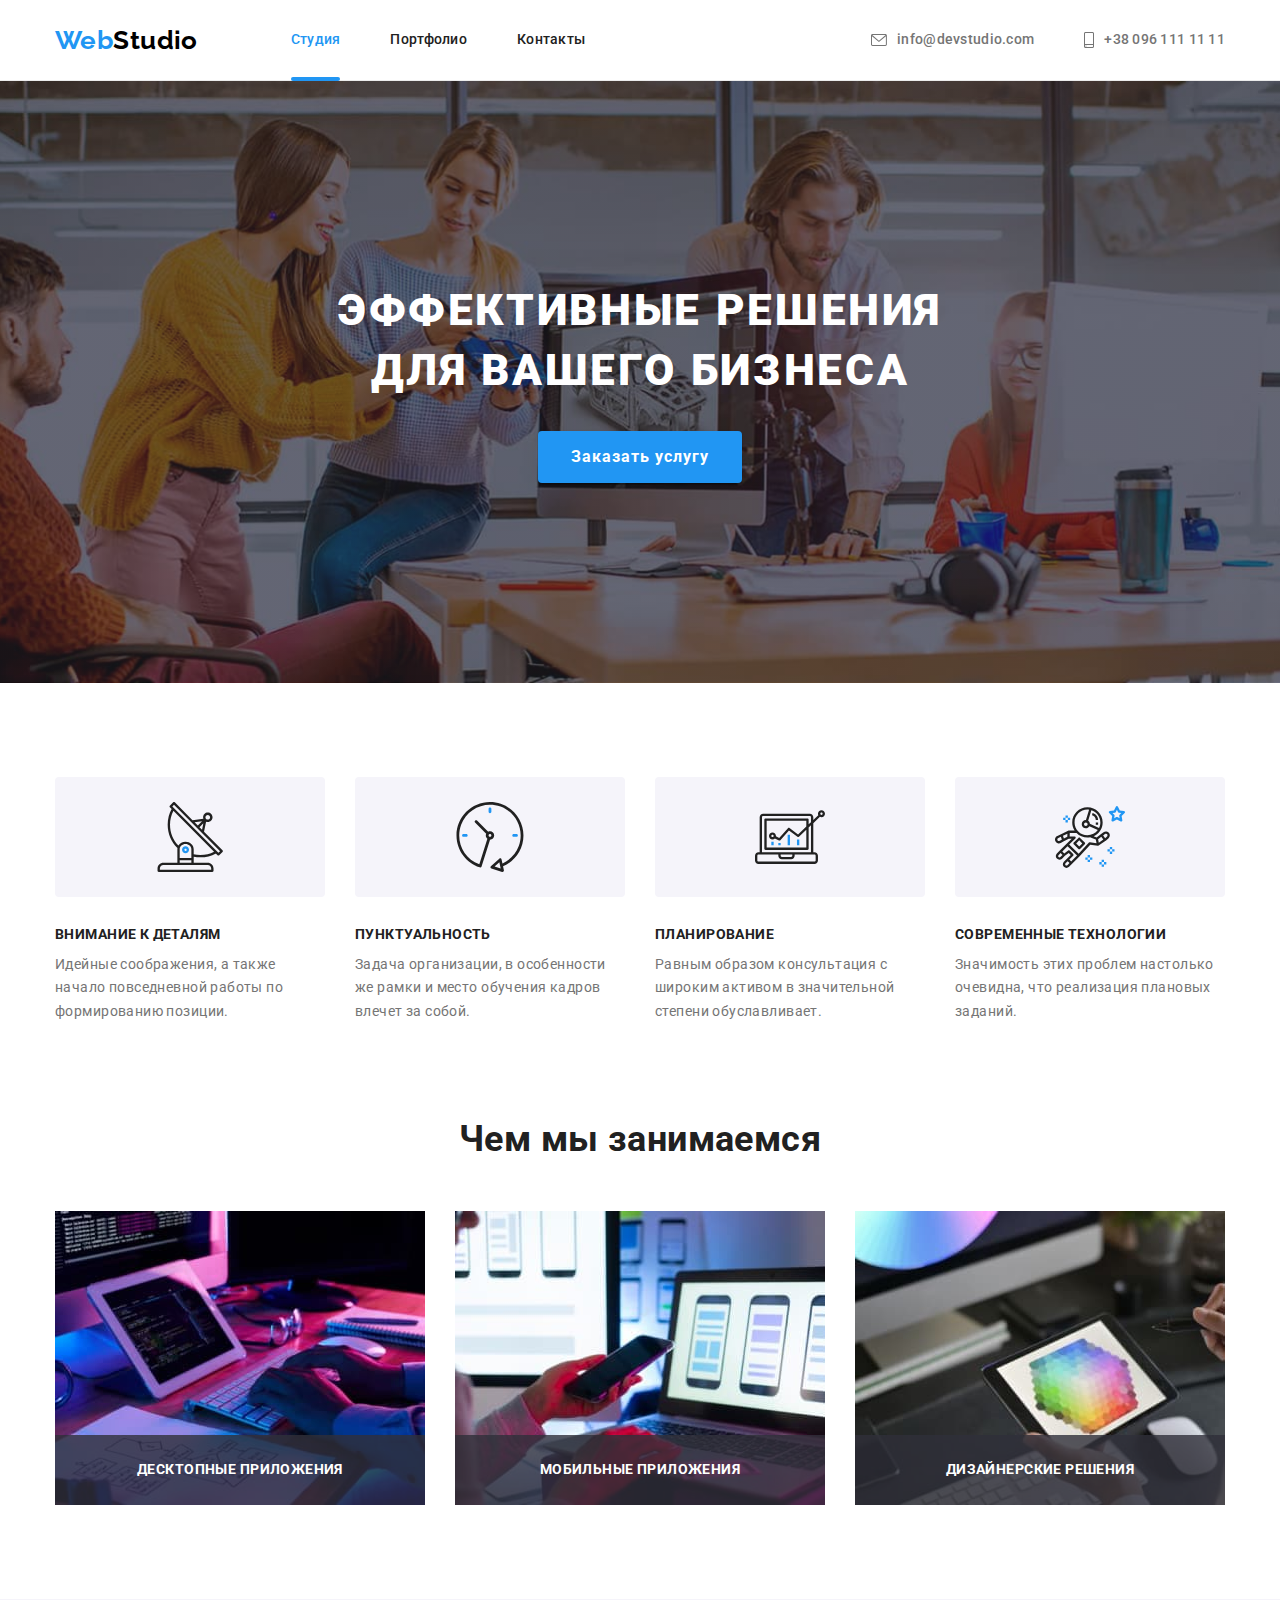
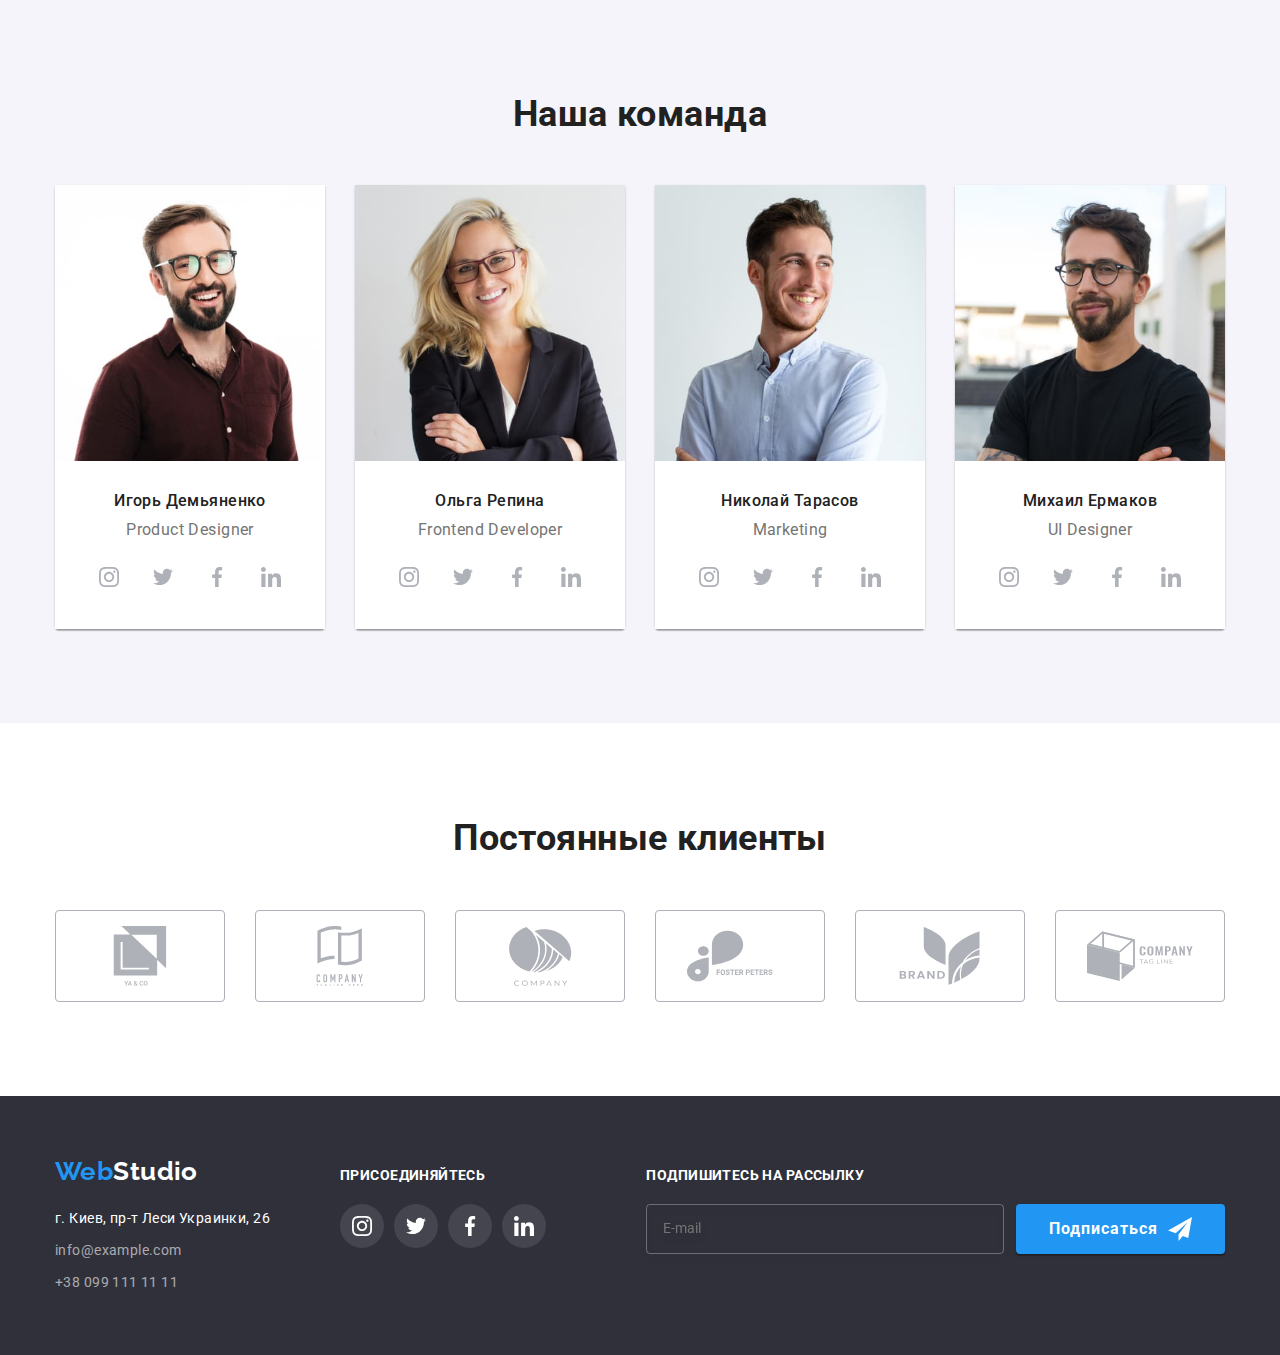
<file: index.html>
<!DOCTYPE html>
<html lang="ru">
  <head>
    <meta charset="UTF-8" />
    <meta http-equiv="X-UA-Compatible" content="IE=edge" />
    <meta name="viewport" content="width=device-width, initial-scale=1.0" />
    <title>WebStudio</title>
    <link
      href="https://fonts.googleapis.com/css2?family=Raleway:wght@700&family=Roboto:wght@400;500;700;900&display=swap"
      rel="stylesheet"
    />
    <link
      rel="stylesheet"
      href="https://cdnjs.cloudflare.com/ajax/libs/modern-normalize/1.1.0/modern-normalize.min.css"
    />
    <link rel="stylesheet" href="./css/main.min.css" />
  </head>
  <body>
    <!--Шапка сайта-->
    <header class="header">
      <div class="container header__container">
        <nav class="nav">
          <a href="./index.html" class="link logo nav__logo"
            >Web<span class="logo--black">Studio</span></a
          >
          <ul class="nav__list list">
            <li class="nav__item">
              <a href="./index.html" class="link nav__link current">Студия</a>
            </li>
            <li class="nav__item">
              <a href="./portfolio.html" class="link nav__link">Портфолио</a>
            </li>
            <li class="nav__item">
              <a href="" class="link nav__link">Контакты</a>
            </li>
          </ul>
        </nav>
        <ul class="contact list">
          <li class="contact__item item">
            <a
              href="mailto:info@devstudio.com"
              class="link contact__link contact__link--mail"
              ><svg class="contact__icon" width="16" height="12">
                <use href="./imeges/icons.svg#icon-envelope"></use></svg
              >info@devstudio.com</a
            >
          </li>
          <li class="contact__item item">
            <a
              href="tel:+380961111111"
              class="link contact__link contact__link--tel"
              ><svg class="contact__icon" width="10" height="16">
                <use href="./imeges/icons.svg#icon-smartphone"></use></svg
              >+38 096 111 11 11</a
            >
          </li>
        </ul>
        <button type="button" class="menu-open-btn" data-menu-open>
          <svg class="menu__icon" width="40" height="40">
            <use href="./imeges/icons.svg#icon-menu"></use>
          </svg>
        </button>
      </div>
      <div class="mob-menu is-hidden" data-menu>
        <button type="button" class="menu-close-btn" data-menu-close>
          <svg width="40" height="40" class="close">
            <use href="./imeges/icons.svg#icon-close_menu"></use>
          </svg>
        </button>
        <ul class="mob-menu__list list">
          <li class="mob-menu__item">
            <a href="./index.html" class="link mob-menu__link">Студия</a>
          </li>
          <li class="mob-menu__item">
            <a href="./portfolio.html" class="link mob-menu__link">Портфолио</a>
          </li>
          <li class="mob-menu__item">
            <a href="" class="link mob-menu__link">Контакты</a>
          </li>
        </ul>
        <div>
          <ul class="mob-contact list">
            <li class="mob-contact__tel item">
              <a
                href="tel:+380961111111"
                class="link mob-contact__link contact__link--tel"
                >+38 096 111 11 11</a
              >
            </li>
            <li class="mob-contact__mail item">
              <a
                href="mailto:info@devstudio.com"
                class="link mob-contact__link contact__link--mail"
                >info@devstudio.com</a
              >
            </li>
          </ul>
          <ul class="mob-soc list">
            <li class="mob-soc__item">
              <a
                class="mob-soc__link link"
                href="https://www.instagram.com"
                target="_blank"
                rel="noopener noreferrer"
                >Instagram
              </a>
            </li>
            <li class="mob-soc__item">
              <a
                class="mob-soc__link link"
                href="https://twitter.com"
                target="_blank"
                rel="noopener noreferrer"
                >Twitter</a
              >
            </li>
            <li class="mob-soc__item">
              <a
                class="mob-soc__link link"
                href="https://www.facebook.com"
                target="_blank"
                rel="noopener noreferrer"
                >Facebook</a
              >
            </li>
            <li class="mob-soc__item">
              <a
                class="mob-soc__link link"
                href="https://linkedin.com"
                target="_blank"
                rel="noopener noreferrer"
                >LinkedIn</a
              >
            </li>
          </ul>
        </div>
      </div>
    </header>
    <!--Главный контент-->
    <main>
      <section class="hero">
        <div class="container">
          <h1 class="hero__title">Эффективные решения для вашего бизнеса</h1>
          <button type="button" class="button" data-modal-open>
            Заказать услугу
          </button>
        </div>
      </section>
      <!--Преимущество-->
      <section class="section">
        <div class="container feature">
          <h2 class="visually__hidden">Преимущество</h2>
          <ul class="list feature__list card-set">
            <li class="featur__item card-item">
              <div class="feature__icon">
                <svg class="customers-icon" width="70" height="70">
                  <use href="./imeges/icons.svg#icon-antenna"></use>
                </svg>
              </div>
              <h3 class="feature__title">Внимание к деталям</h3>
              <p class="feature__ text">
                Идейные соображения, а также начало повседневной работы по
                формированию позиции.
              </p>
            </li>
            <li class="featur__item card-item">
              <div class="feature__icon">
                <svg class="customers-icon" width="70" height="70">
                  <use href="./imeges/icons.svg#icon-clock"></use>
                </svg>
              </div>
              <h3 class="feature__title">Пунктуальность</h3>
              <p class="feature__text">
                Задача организации, в особенности же рамки и место обучения
                кадров влечет за собой.
              </p>
            </li>
            <li class="featur__item card-item">
              <div class="feature__icon">
                <svg class="customers-icon" width="70" height="70">
                  <use href="./imeges/icons.svg#icon-diagram"></use>
                </svg>
              </div>
              <h3 class="feature__title">Планирование</h3>
              <p class="feature__text">
                Равным образом консультация с широким активом в значительной
                степени обуславливает.
              </p>
            </li>
            <li class="featur__item card-item">
              <div class="feature__icon">
                <svg class="customers-icon" width="70" height="70">
                  <use href="./imeges/icons.svg#icon-astronaut"></use>
                </svg>
              </div>
              <h3 class="feature__title">Современные технологии</h3>
              <p class="feature__text">
                Значимость этих проблем настолько очевидна, что реализация
                плановых заданий.
              </p>
            </li>
          </ul>
        </div>
      </section>
      <!--Чем мы занимаемя-->
      <section class="section section-work">
        <div class="container work">
          <h2 class="section-title">Чем мы занимаемся</h2>
          <ul class="list work__list card-set">
            <li class="item work__item card-item">
              <picture>
                <source
                  srcset="./imeges/box1.webp 1x, ./imeges/box1-2x.webp 2x"
                  media="(min-width: 1200px)"
                  type="imege/webp"
                />
                <source
                  srcset="./imeges/box1.jpg 1x, ./imeges/box1-2x.jpg 2x"
                  media="(min-width: 1200px)"
                  type="imege/jpeg"
                />
                <img
                  class="img"
                  src="./imeges/box1.jpg"
                  alt="Сотрудник верстает код"
                  width="370"
                  height="295"
                />
              </picture>
              <div class="work__box">
                <p class="work__tex">Десктопные приложения</p>
              </div>
            </li>
            <li class="item work__item card-item">
              <picture>
                <source
                  srcset="./imeges/box2.webp 1x, ./imeges/box2-2x.webp 2x"
                  media="(min-width: 1200px)"
                  type="imege/webp"
                />
                <source
                  srcset="./imeges/box2.jpg 1x, ./imeges/box2-2x.jpg 2x"
                  media="(min-width: 1200px)"
                  type="imege/jpeg"
                />
                <img
                  class="img"
                  src="./imeges/box2.jpg"
                  alt="Работа над дизайном мобильного интерфейса  код"
                  width="370"
                  height="295"
                />
              </picture>
              <div class="work__box">
                <p class="work__tex">Мобильные приложения</p>
              </div>
            </li>
            <li class="item work__item card-item">
              <picture>
                <source
                  srcset="./imeges/box3.webp 1x, ./imeges/box3-2x.webp 2x"
                  media="(min-width: 1200px)"
                  type="imege/webp"
                />
                <source
                  srcset="./imeges/box3.jpg 1x, ./imeges/box3-2x.jpg 2x"
                  media="(min-width: 1200px)"
                  type="imege/jpeg"
                />
                <img
                  class="img"
                  src="./imeges/box3.jpg"
                  alt="Работа над веб дизайном"
                  width="370"
                  height="295"
                />
              </picture>
              <div class="work__box">
                <p class="work__tex">Дизайнерские решения</p>
              </div>
            </li>
          </ul>
        </div>
      </section>
      <!--Наша команда-->
      <section class="section team">
        <div class="container">
          <h2 class="section-title">Наша команда</h2>
          <ul class="list team__list card-set">
            <li class="team__item card-item">
              <picture>
                <source
                  srcset="
                    ./imeges/demianenko.webp    1x,
                    ./imeges/demianenko-2x.webp 2x
                  "
                  media="(min-width: 1200px)"
                  type="imege/webp"
                />
                <source
                  srcset="
                    ./imeges/demianenko.jpg    1x,
                    ./imeges/demianenko-2x.jpg 2x
                  "
                  media="(min-width: 1200px)"
                  type="imege/jpeg"
                />
                <source
                  srcset="
                    ./imeges/demianenko-tab.webp    1x,
                    ./imeges/demianenko-tab-2x.webp 2x
                  "
                  media="(min-width: 768px)"
                  type="imege/webp"
                />
                <source
                  srcset="
                    ./imeges/demianenko-tab.jpg    1x,
                    ./imeges/demianenko-tab-2x.jpg 2x
                  "
                  media="(min-width: 768px)"
                  type="imege/jpeg"
                />
                <source
                  srcset="
                    ./imeges/demianenko-phon.webp    1x,
                    ./imeges/demianenko-phon-2x.webp 2x
                  "
                  media="(max-width: 767px)"
                  type="imege/webp"
                />
                <source
                  srcset="
                    ./imeges/demianenko-phon.jpg    1x,
                    ./imeges/demianenko-phon-2x.jpg 2x
                  "
                  media="(max-width: 767px)"
                  type="imege/jpeg"
                />
                <img
                  class="img"
                  src="./imeges/demianenko-phon.jpg"
                  alt="Фото сотрудника Игоря Демьяненко"
                  width="450"
                  height="460"
                />
              </picture>
              <div class="team__bloc">
                <h3 class="team__title">Игорь Демьяненко</h3>
                <p lang="en" class="team__text">Product Designer</p>
                <ul class="soc list">
                  <li class="soc__item">
                    <a
                      class="soc__link link"
                      href="https://www.instagram.com"
                      target="_blank"
                      rel="noopener noreferrer"
                      ><svg class="soc__icon" width="20" height="20">
                        <use href="./imeges/icons.svg#icon-instagram"></use>
                      </svg>
                    </a>
                  </li>
                  <li class="soc__item">
                    <a
                      class="soc__link link"
                      href="https://twitter.com"
                      target="_blank"
                      rel="noopener noreferrer"
                      ><svg class="soc__icon" width="20" height="20">
                        <use href="./imeges/icons.svg#icon-twitter"></use></svg
                    ></a>
                  </li>
                  <li class="soc__item">
                    <a
                      class="soc__link link"
                      href="https://www.facebook.com"
                      target="_blank"
                      rel="noopener noreferrer"
                      ><svg class="soc__icon" width="20" height="20">
                        <use href="./imeges/icons.svg#icon-facebook"></use></svg
                    ></a>
                  </li>
                  <li class="soc__item">
                    <a
                      class="soc__link link"
                      href="https://linkedin.com"
                      target="_blank"
                      rel="noopener noreferrer"
                      ><svg class="soc__icon" width="20" height="20">
                        <use href="./imeges/icons.svg#icon-linkedin"></use></svg
                    ></a>
                  </li>
                </ul>
              </div>
            </li>
            <li class="team__item card-item">
              <picture>
                <source
                  srcset="./imeges/repina.webp 1x, ./imeges/repina-2x.webp 2x"
                  media="(min-width: 1200px)"
                  type="imege/webp"
                />
                <source
                  srcset="./imeges/repina.jpg 1x, ./imeges/repina-2x.jpg 2x"
                  media="(min-width: 1200px)"
                  type="imege/jpeg"
                />
                <source
                  srcset="
                    ./imeges/repina-tab.webp    1x,
                    ./imeges/repina-tab-2x.webp 2x
                  "
                  media="(min-width: 768px)"
                  type="imege/webp"
                />
                <source
                  srcset="
                    ./imeges/repina-tab.jpg    1x,
                    ./imeges/repina-tab-2x.jpg 2x
                  "
                  media="(min-width: 768px)"
                  type="imege/jpeg"
                />
                <source
                  srcset="
                    ./imeges/repina-phon.webp    1x,
                    ./imeges/repina-phon-2x.webp 2x
                  "
                  media="(max-width: 767px)"
                  type="imege/webp"
                />
                <source
                  srcset="
                    ./imeges/repina-phon.jpg    1x,
                    ./imeges/repina-phon-2x.jpg 2x
                  "
                  media="(max-width: 767px)"
                  type="imege/jpeg"
                />
                <img
                  class="img"
                  src="./imeges/repina-phon.jpg"
                  alt="Фото сотрудника Ольги Репиной"
                  width="450"
                  height="460"
                />
              </picture>
              <div class="team__bloc">
                <h3 class="team__title">Ольга Репина</h3>
                <p lang="en" class="team__text">Frontend Developer</p>
                <ul class="soc list">
                  <li class="soc__item">
                    <a
                      class="soc__link link"
                      href="https://www.instagram.com"
                      target="_blank"
                      rel="noopener noreferrer"
                      ><svg class="soc__icon" width="20" height="20">
                        <use href="./imeges/icons.svg#icon-instagram"></use>
                      </svg>
                    </a>
                  </li>
                  <li class="soc__item">
                    <a
                      class="soc__link link"
                      href="https://twitter.com"
                      target="_blank"
                      rel="noopener noreferrer"
                      ><svg class="soc__icon" width="20" height="20">
                        <use href="./imeges/icons.svg#icon-twitter"></use></svg
                    ></a>
                  </li>
                  <li class="soc__item">
                    <a
                      class="soc__link link"
                      href="https://www.facebook.com"
                      target="_blank"
                      rel="noopener noreferrer"
                      ><svg class="soc__icon" width="20" height="20">
                        <use href="./imeges/icons.svg#icon-facebook"></use></svg
                    ></a>
                  </li>
                  <li class="soc__item">
                    <a
                      class="soc__link link"
                      href="https://linkedin.com"
                      target="_blank"
                      rel="noopener noreferrer"
                      ><svg class="soc__icon" width="20" height="20">
                        <use href="./imeges/icons.svg#icon-linkedin"></use></svg
                    ></a>
                  </li>
                </ul>
              </div>
            </li>
            <li class="team__item card-item">
              <picture>
                <source
                  srcset="./imeges/tarasov.webp 1x, ./imeges/tarasov-2x.webp 2x"
                  media="(min-width: 1200px)"
                  type="imege/webp"
                />
                <source
                  srcset="./imeges/tarasov.jpg 1x, ./imeges/tarasov-2x.jpg 2x"
                  media="(min-width: 1200px)"
                  type="imege/jpeg"
                />
                <source
                  srcset="
                    ./imeges/tarasov-tab.webp    1x,
                    ./imeges/tarasov-tab-2x.webp 2x
                  "
                  media="(min-width: 768px)"
                  type="imege/webp"
                />
                <source
                  srcset="
                    ./imeges/tarasov-tab.jpg    1x,
                    ./imeges/tarasov-tab-2x.jpg 2x
                  "
                  media="(min-width: 768px)"
                  type="imege/jpeg"
                />
                <source
                  srcset="
                    ./imeges/tarasov-phon.webp    1x,
                    ./imeges/tarasov-phon-2x.webp 2x
                  "
                  media="(max-width: 767px)"
                  type="imege/webp"
                />
                <source
                  srcset="
                    ./imeges/tarasov-phon.jpg    1x,
                    ./imeges/tarasov-phon-2x.jpg 2x
                  "
                  media="(max-width: 767px)"
                  type="imege/jpeg"
                />
                <img
                  class="img"
                  src="./imeges/tarasov-phon.jpg"
                  alt="Фото сотрудника Николая Тарасова"
                  width="450"
                  height="460"
                />
              </picture>
              <div class="team__bloc">
                <h3 class="team__title">Николай Тарасов</h3>
                <p lang="en" class="team__text">Marketing</p>
                <ul class="soc list">
                  <li class="soc__item">
                    <a
                      class="soc__link link"
                      href="https://www.instagram.com"
                      target="_blank"
                      rel="noopener noreferrer"
                      ><svg class="soc__icon" width="20" height="20">
                        <use href="./imeges/icons.svg#icon-instagram"></use>
                      </svg>
                    </a>
                  </li>
                  <li class="soc__item">
                    <a
                      class="soc__link link"
                      href="https://twitter.com"
                      target="_blank"
                      rel="noopener noreferrer"
                      ><svg class="soc__icon" width="20" height="20">
                        <use href="./imeges/icons.svg#icon-twitter"></use></svg
                    ></a>
                  </li>
                  <li class="soc__item">
                    <a
                      class="soc__link link"
                      href="https://www.facebook.com"
                      target="_blank"
                      rel="noopener noreferrer"
                      ><svg class="soc__icon" width="20" height="20">
                        <use href="./imeges/icons.svg#icon-facebook"></use></svg
                    ></a>
                  </li>
                  <li class="soc__item">
                    <a
                      class="soc__link link"
                      href="https://linkedin.com"
                      target="_blank"
                      rel="noopener noreferrer"
                      ><svg class="soc__icon" width="20" height="20">
                        <use href="./imeges/icons.svg#icon-linkedin"></use></svg
                    ></a>
                  </li>
                </ul>
              </div>
            </li>
            <li class="team__item card-item">
              <picture>
                <source
                  srcset="./imeges/ermakov.webp 1x, ./imeges/ermakov-2x.webp 2x"
                  media="(min-width: 1200px)"
                  type="imege/webp"
                />
                <source
                  srcset="./imeges/ermakov.jpg 1x, ./imeges/ermakov-2x.jpg 2x"
                  media="(min-width: 1200px)"
                  type="imege/jpeg"
                />
                <source
                  srcset="
                    ./imeges/ermakov-tab.webp    1x,
                    ./imeges/ermakov-tab-2x.webp 2x
                  "
                  media="(min-width: 768px)"
                  type="imege/webp"
                />
                <source
                  srcset="
                    ./imeges/ermakov-tab.jpg    1x,
                    ./imeges/ermakov-tab-2x.jpg 2x
                  "
                  media="(min-width: 768px)"
                  type="imege/jpeg"
                />
                <source
                  srcset="
                    ./imeges/ermakov-phon.webp    1x,
                    ./imeges/ermakov-phon-2x.webp 2x
                  "
                  media="(max-width: 767px)"
                  type="imege/webp"
                />
                <source
                  srcset="
                    ./imeges/ermakov-phon.jpg    1x,
                    ./imeges/ermakov-phon-2x.jpg 2x
                  "
                  media="(max-width: 767px)"
                  type="imege/jpeg"
                />
                <img
                  class="img"
                  src="./imeges/ermakov-phon.jpg"
                  alt="Фото сотрудника Михаила Ермакова"
                  width="450"
                  height="460"
                />
              </picture>
              <div class="team__bloc">
                <h3 class="team__title">Михаил Ермаков</h3>
                <p lang="en" class="team__text">UI Designer</p>
                <ul class="soc list">
                  <li class="soc__item">
                    <a
                      class="soc__link link"
                      href="https://www.instagram.com"
                      target="_blank"
                      rel="noopener noreferrer"
                      ><svg class="soc__icon" width="20" height="20">
                        <use href="./imeges/icons.svg#icon-instagram"></use>
                      </svg>
                    </a>
                  </li>
                  <li class="soc__item">
                    <a
                      class="soc__link link"
                      href="https://twitter.com"
                      target="_blank"
                      rel="noopener noreferrer"
                      ><svg class="soc__icon" width="20" height="20">
                        <use href="./imeges/icons.svg#icon-twitter"></use></svg
                    ></a>
                  </li>
                  <li class="soc__item">
                    <a
                      class="soc__link link"
                      href="https://www.facebook.com"
                      target="_blank"
                      rel="noopener noreferrer"
                      ><svg class="soc__icon" width="20" height="20">
                        <use href="./imeges/icons.svg#icon-facebook"></use></svg
                    ></a>
                  </li>
                  <li class="soc__item">
                    <a
                      class="soc__link link"
                      href="https://linkedin.com"
                      target="_blank"
                      rel="noopener noreferrer"
                      ><svg class="soc__icon" width="20" height="20">
                        <use href="./imeges/icons.svg#icon-linkedin"></use></svg
                    ></a>
                  </li>
                </ul>
              </div>
            </li>
          </ul>
        </div>
      </section>
    </main>
    <!--Постоянные клиенты-->
    <section class="section customers">
      <div class="container">
        <h2 class="section-title">Постоянные клиенты</h2>
        <ul class="list customers__list card-set">
          <li class="card-item customers__item">
            <a
              href=""
              target="blank"
              rel="noopener noreferrer nofollow"
              class="customers__link link"
              ><svg class="customers__icon" width="106" height="60">
                <use href="./imeges/icons.svg#icon-group6"></use></svg
            ></a>
          </li>
          <li class="card-item customers__item">
            <a
              href=""
              target="blank"
              rel="noopener noreferrer nofollow"
              class="customers__link link"
              ><svg class="customers__icon" width="106" height="60">
                <use href="./imeges/icons.svg#icon-group1"></use></svg
            ></a>
          </li>
          <li class="card-item customers__item">
            <a
              href=""
              target="blank"
              rel="noopener noreferrer nofollow"
              class="customers__link link"
              ><svg class="customers__icon" width="106" height="60">
                <use href="./imeges/icons.svg#icon-group2"></use></svg
            ></a>
          </li>
          <li class="card-item customers__item">
            <a
              href=""
              target="blank"
              rel="noopener noreferrer nofollow"
              class="customers__link link"
              ><svg class="customers__icon" width="106" height="60">
                <use href="./imeges/icons.svg#icon-group3"></use></svg
            ></a>
          </li>
          <li class="card-item customers__item">
            <a
              href=""
              target="blank"
              rel="noopener noreferrer nofollow"
              class="customers__link link"
              ><svg class="customers__icon" width="106" height="60">
                <use href="./imeges/icons.svg#icon-group4"></use></svg
            ></a>
          </li>
          <li class="card-item customers__item">
            <a
              href=""
              target="blank"
              rel="noopener noreferrer nofollow"
              class="customers__link link"
              ><svg class="customers__icon" width="106" height="60">
                <use href="./imeges/icons.svg#icon-group5"></use></svg
            ></a>
          </li>
        </ul>
      </div>
    </section>
    <!--Футер-->
    <footer class="footer">
      <div class="container footer__container">
        <div class="footer__blok">
          <div class="footer__contact">
            <a href="./index.html" class="link logo footer__logo"
              >Web<span class="logo--white">Studio</span></a
            >
            <address class="address">
              <ul class="list address__list">
                <li class="address__item">
                  <a
                    href="https://goo.gl/maps/rPB3Sk6izmeYMUhF6"
                    target="blank"
                    rel="noopener noreferrer nofollow"
                    class="link address__link"
                    >г. Киев, пр-т Леси Украинки, 26</a
                  >
                </li>
                <li class="address__item">
                  <a
                    href="mailto:info@example.com"
                    class="link address__link contact__link--grey"
                    >info@example.com</a
                  >
                </li>
                <li class="address__item">
                  <a
                    href="tel:+380991111111"
                    class="link address__link contact__link--grey"
                    >+38 099 111 11 11</a
                  >
                </li>
              </ul>
            </address>
          </div>
          <div class="footer-soc">
            <h3 class="footer__title">Присоединяйтесь</h3>
            <ul class="soc list">
              <li class="soc__item">
                <a
                  class="soc__link link"
                  href="https://www.instagram.com"
                  target="_blank"
                  rel="noopener noreferrer"
                  ><svg class="soc__icon" width="20" height="20">
                    <use href="./imeges/icons.svg#icon-instagram"></use>
                  </svg>
                </a>
              </li>
              <li class="soc__item">
                <a
                  class="soc__link link"
                  href="https://twitter.com"
                  target="_blank"
                  rel="noopener noreferrer"
                  ><svg class="soc__icon" width="20" height="20">
                    <use href="./imeges/icons.svg#icon-twitter"></use></svg
                ></a>
              </li>
              <li class="soc__item">
                <a
                  class="soc__link link"
                  href="https://www.facebook.com"
                  target="_blank"
                  rel="noopener noreferrer"
                  ><svg class="soc__icon" width="20" height="20">
                    <use href="./imeges/icons.svg#icon-facebook"></use></svg
                ></a>
              </li>
              <li class="soc__item">
                <a
                  class="soc__link link"
                  href="https://linkedin.com"
                  target="_blank"
                  rel="noopener noreferrer"
                  ><svg class="soc__icon" width="20" height="20">
                    <use href="./imeges/icons.svg#icon-linkedin"></use></svg
                ></a>
              </li>
            </ul>
          </div>
        </div>
        <form class="footer__form">
          <label class="footer__title footer-lable"
            >Подпишитесь на рассылку</label
          >
          <div class="footer__email">
            <input
              type="email"
              class="footer__input"
              name="user-email"
              placeholder="E-mail"
              maxlength="25"
            />
            <button type="submit" class="button button__icon">
              Подписаться
              <svg width="24" height="24" class="icon-submit">
                <use href="./imeges/icons.svg#icon-icon-send"></use>
              </svg>
            </button>
          </div>
        </form>
      </div>
    </footer>
    <div class="backdrop is-hidden" data-modal>
      <div class="modal">
        <button type="button" class="button-modal" data-modal-close>
          <svg width="18" height="18" class="close">
            <use href="./imeges/icons.svg#icon-close-black"></use>
          </svg>
        </button>
        <p class="modal__title">Оставьте свои данные, мы вам перезвоним</p>
        <form>
          <label class="madal__label"
            >Имя
            <span class="input-wrap">
              <input
                type="text"
                class="modal__input"
                name="user-name"
                required
                minlength="2"
              />
              <svg class="modal__icon" width="18" height="18">
                <use href="./imeges/icons.svg#icon-person-black"></use>
              </svg>
            </span>
          </label>
          <label class="madal__label"
            >Телефон
            <span class="input-wrap">
              <input
                type="tel"
                class="modal__input"
                name="user-tel"
                required
                minlength="3"
              />
              <svg class="modal__icon" width="18" height="18">
                <use href="./imeges/icons.svg#icon-phone-black"></use>
              </svg>
            </span>
          </label>
          <label class="madal__label"
            >Почта
            <span class="input-wrap">
              <input
                type="email"
                class="modal__input"
                name="user-email"
                required
                maxlength="25"
              />
              <svg class="modal__icon" width="18" height="18">
                <use href="./imeges/icons.svg#icon-email-black"></use>
              </svg>
            </span>
          </label>
          <label class="madal__label"
            >Комментарий
            <textarea
              name="user-text"
              placeholder="Введите текст"
              class="modal__text"
            ></textarea>
          </label>
          <div class="modal__field">
            <input
              type="checkbox"
              name="privacy"
              value="true"
              class="modal__check is-hidden"
              id="privacy"
            />
            <label for="privacy" class="check-text">
              <svg class="icon-check" width="14" height="12">
                <use href="./imeges/icons.svg#icon-Vector-1"></use>
              </svg>
              <span>
                Соглашаюсь с рассылкой и принимаю&nbsp;<a
                  class="link-checkbox"
                  href=""
                  target="blank"
                  rel="noopener noreferrer nofollow"
                  >Условия договора
                </a>
              </span>
            </label>
          </div>
          <button type="submit" class="button">Отправить</button>
        </form>
      </div>
    </div>
    <script src="./js/modal.js"></script>
    <script src="./js/menu.js"></script>
  </body>
</html>
</file>
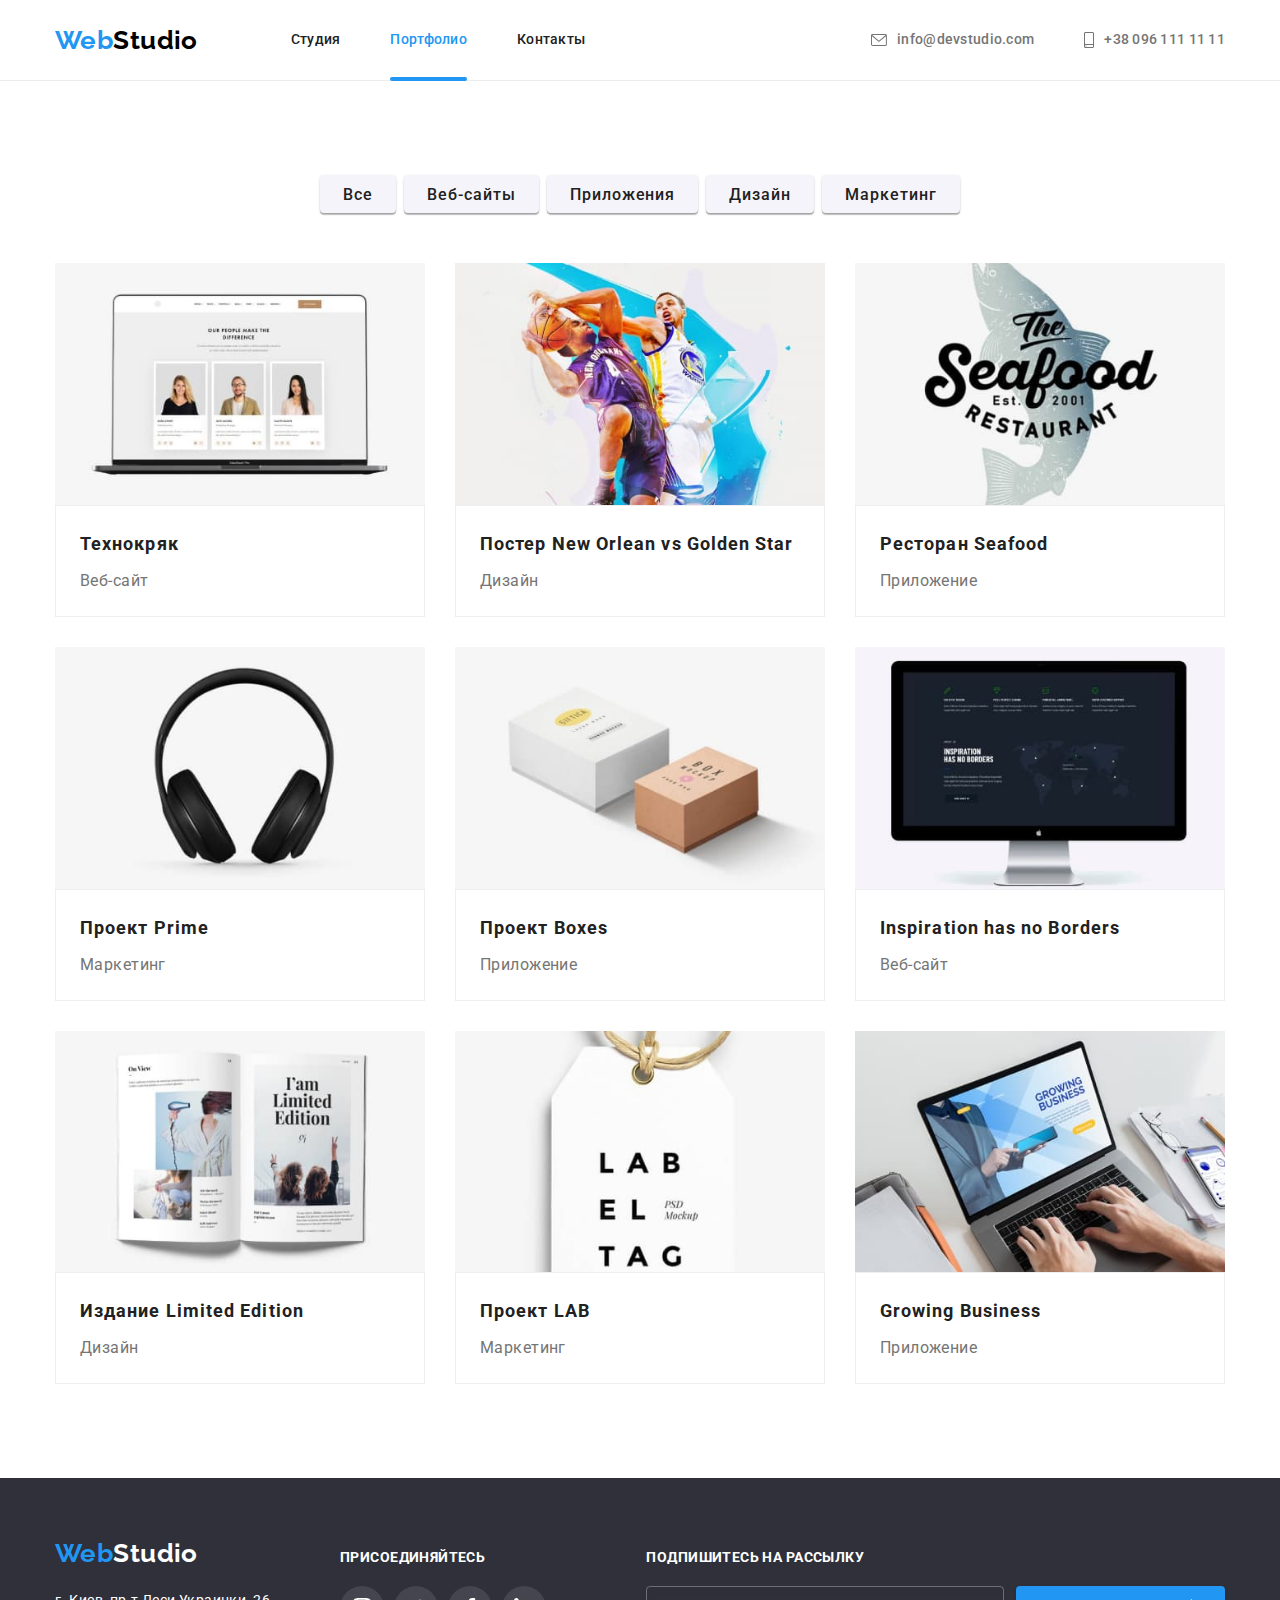
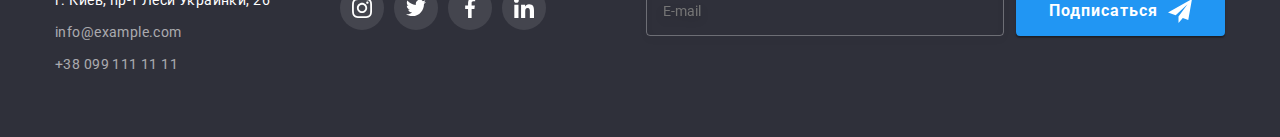
<file: portfolio.html>
<!DOCTYPE html>
<html lang="ru">
  <head>
    <meta charset="UTF-8" />
    <meta http-equiv="X-UA-Compatible" content="IE=edge" />
    <meta name="viewport" content="width=device-width, initial-scale=1.0" />
    <title>WebStudio</title>
    <link
      href="https://fonts.googleapis.com/css2?family=Raleway:wght@700&family=Roboto:wght@400;500;700;900&display=swap"
      rel="stylesheet"
    />
    <link
      rel="stylesheet"
      href="https://cdnjs.cloudflare.com/ajax/libs/modern-normalize/1.1.0/modern-normalize.min.css"
    />
    <link rel="stylesheet" href="./css/main.min.css" />
  </head>
  <body>
    <!--Шапка сайта-->
    <header class="header">
      <div class="container header__container">
        <nav class="nav">
          <a href="./index.html" class="link logo nav__logo"
            >Web<span class="logo--black">Studio</span></a
          >
          <ul class="nav__list list">
            <li class="nav__item">
              <a href="./index.html" class="link nav__link">Студия</a>
            </li>
            <li class="nav__item">
              <a href="./portfolio.html" class="link nav__link current"
                >Портфолио</a
              >
            </li>
            <li class="nav__item">
              <a href="" class="link nav__link">Контакты</a>
            </li>
          </ul>
        </nav>
        <ul class="contact list">
          <li class="contact__item item">
            <a
              href="mailto:info@devstudio.com"
              class="link contact__link contact__link--mail"
              ><svg class="contact__icon" width="16" height="12">
                <use href="./imeges/icons.svg#icon-envelope"></use></svg
              >info@devstudio.com</a
            >
          </li>
          <li class="contact__item item">
            <a
              href="tel:+380961111111"
              class="link contact__link contact__link--tel"
              ><svg class="contact__icon" width="10" height="16">
                <use href="./imeges/icons.svg#icon-smartphone"></use></svg
              >+38 096 111 11 11</a
            >
          </li>
        </ul>
        <button type="button" class="menu-open-btn" data-menu-open>
          <svg class="menu__icon" width="40" height="40">
            <use href="./imeges/icons.svg#icon-menu"></use>
          </svg>
        </button>
      </div>
      <div class="mob-menu is-hidden" data-menu>
        <button type="button" class="menu-close-btn" data-menu-close>
          <svg width="40" height="40" class="close">
            <use href="./imeges/icons.svg#icon-close_menu"></use>
          </svg>
        </button>
        <ul class="mob-menu__list list">
          <li class="mob-menu__item">
            <a href="./index.html" class="link mob-menu__link">Студия</a>
          </li>
          <li class="mob-menu__item">
            <a href="./portfolio.html" class="link mob-menu__link">Портфолио</a>
          </li>
          <li class="mob-menu__item">
            <a href="" class="link mob-menu__link">Контакты</a>
          </li>
        </ul>
        <div>
          <ul class="mob-contact list">
            <li class="mob-contact__tel item">
              <a
                href="tel:+380961111111"
                class="link mob-contact__link contact__link--tel"
                >+38 096 111 11 11</a
              >
            </li>
            <li class="mob-contact__mail item">
              <a
                href="mailto:info@devstudio.com"
                class="link mob-contact__link contact__link--mail"
                >info@devstudio.com</a
              >
            </li>
          </ul>
          <ul class="mob-soc list">
            <li class="mob-soc__item">
              <a
                class="mob-soc__link link"
                href="https://www.instagram.com"
                target="_blank"
                rel="noopener noreferrer"
                >Instagram
              </a>
            </li>
            <li class="mob-soc__item">
              <a
                class="mob-soc__link link"
                href="https://twitter.com"
                target="_blank"
                rel="noopener noreferrer"
                >Twitter</a
              >
            </li>
            <li class="mob-soc__item">
              <a
                class="mob-soc__link link"
                href="https://www.facebook.com"
                target="_blank"
                rel="noopener noreferrer"
                >Facebook</a
              >
            </li>
            <li class="mob-soc__item">
              <a
                class="mob-soc__link link"
                href="https://linkedin.com"
                target="_blank"
                rel="noopener noreferrer"
                >LinkedIn</a
              >
            </li>
          </ul>
        </div>
      </div>
    </header>
    <!--Главный контент-->
    <main>
      <section class="section">
        <div class="container">
          <h1 class="visually__hidden">Портфолио</h1>
          <ul class="filter list">
            <li class="item">
              <button type="button" class="filter__button button">Все</button>
            </li>
            <li class="item">
              <button type="button" class="filter__button button">
                Веб-сайты
              </button>
            </li>
            <li class="item">
              <button type="button" class="filter__button button">
                Приложения
              </button>
            </li>
            <li class="item">
              <button type="button" class="filter__button button">
                Дизайн
              </button>
            </li>
            <li class="item">
              <button type="button" class="filter__button button">
                Маркетинг
              </button>
            </li>
          </ul>
          <ul class="portfolio__list list card-set">
            <li class="item card-item portfolio__item">
              <a
                href=""
                target="blank"
                rel="noopener noreferrer nofollow"
                class="portfolio__link link"
                ><div class="portfolio-top-blok">
                  <picture>
                    <source
                      srcset="./imeges/img1.webp 1x, ./imeges/img1-2x.webp 2x"
                      media="(min-width: 1200px)"
                      type="imege/webp"
                    />
                    <source
                      srcset="./imeges/img1.jpg 1x, ./imeges/img1-2x.jpg 2x"
                      media="(min-width: 1200px)"
                      type="imege/jpeg"
                    />
                    <source
                      srcset="
                        ./imeges/img1-tab.webp    1x,
                        ./imeges/img1-tab-2x.webp 2x
                      "
                      media="(min-width: 768px)"
                      type="imege/webp"
                    />
                    <source
                      srcset="
                        ./imeges/img1-tab.jpg    1x,
                        ./imeges/img1-tab-2x.jpg 2x
                      "
                      media="(min-width: 768px)"
                      type="imege/jpeg"
                    />
                    <source
                      srcset="
                        ./imeges/img1-phon.webp    1x,
                        ./imeges/img1-phon-2x.webp 2x
                      "
                      media="(max-width: 767px)"
                      type="imege/webp"
                    />
                    <source
                      srcset="
                        ./imeges/img1-phon.jpg    1x,
                        ./imeges/img1-phon-2x.jpg 2x
                      "
                      media="(max-width: 767px)"
                      type="imege/jpeg"
                    />
                    <img
                      class="img"
                      src="./imeges/img1-phon.jpg"
                      alt="Ноуббук"
                      width="450"
                      height="294"
                    />
                  </picture>
                  <p class="portfolio-top-text">
                    Ресурс предлагает комплексные предложения с разным уровнем
                    функционала и сервисов. Все это позволит посетителю получить
                    исчерпывающие сведения о компании или частном лице.
                  </p>
                </div>
                <div class="portfolio__blok">
                  <h2 class="portfolio__title title">Технокряк</h2>
                  <p class="portfolio__text text">Веб-сайт</p>
                </div></a
              >
            </li>
            <li class="item card-item portfolio__item">
              <a
                href=""
                target="blank"
                rel="noopener noreferrer nofollow"
                class="portfolio__link link"
                ><div class="portfolio-top-blok">
                  <picture>
                    <source
                      srcset="./imeges/img2.webp 1x, ./imeges/img2-2x.webp 2x"
                      media="(min-width: 1200px)"
                      type="imege/webp"
                    />
                    <source
                      srcset="./imeges/img2.jpg 1x, ./imeges/img2-2x.jpg 2x"
                      media="(min-width: 1200px)"
                      type="imege/jpeg"
                    />
                    <source
                      srcset="
                        ./imeges/img2-tab.webp    1x,
                        ./imeges/img2-tab-2x.webp 2x
                      "
                      media="(min-width: 768px)"
                      type="imege/webp"
                    />
                    <source
                      srcset="
                        ./imeges/img2-tab.jpg    1x,
                        ./imeges/img2-tab-2x.jpg 2x
                      "
                      media="(min-width: 768px)"
                      type="imege/jpeg"
                    />
                    <source
                      srcset="
                        ./imeges/img2-phon.webp    1x,
                        ./imeges/img2-phon-2x.webp 2x
                      "
                      media="(max-width: 767px)"
                      type="imege/webp"
                    />
                    <source
                      srcset="
                        ./imeges/img2-phon.jpg    1x,
                        ./imeges/img2-phon-2x.jpg 2x
                      "
                      media="(max-width: 767px)"
                      type="imege/jpeg"
                    />
                    <img
                      class="img"
                      src="./imeges/img2-phon.jpg"
                      alt="Дизайн логотипа"
                      width="450"
                      height="294"
                    />
                  </picture>
                  <p class="portfolio-top-text">
                    Ресурс предлагает комплексные предложения с разным уровнем
                    функционала и сервисов. Все это позволит посетителю получить
                    исчерпывающие сведения о компании или частном лице.
                  </p>
                </div>
                <div class="portfolio__blok">
                  <h2 class="portfolio__title title">
                    Постер New Orlean vs Golden Star
                  </h2>
                  <p class="portfolio__text text">Дизайн</p>
                </div></a
              >
            </li>
            <li class="item card-item portfolio__item">
              <a
                href=""
                target="blank"
                rel="noopener noreferrer nofollow"
                class="portfolio__link link"
                ><div class="portfolio-top-blok">
                  <picture>
                    <source
                      srcset="./imeges/img3.webp 1x, ./imeges/img3-2x.webp 2x"
                      media="(min-width: 1200px)"
                      type="imege/webp"
                    />
                    <source
                      srcset="./imeges/img3.jpg 1x, ./imeges/img3-2x.jpg 2x"
                      media="(min-width: 1200px)"
                      type="imege/jpeg"
                    />
                    <source
                      srcset="
                        ./imeges/img3-tab.webp    1x,
                        ./imeges/img3-tab-2x.webp 2x
                      "
                      media="(min-width: 768px)"
                      type="imege/webp"
                    />
                    <source
                      srcset="
                        ./imeges/img3-tab.jpg    1x,
                        ./imeges/img3-tab-2x.jpg 2x
                      "
                      media="(min-width: 768px)"
                      type="imege/jpeg"
                    />
                    <source
                      srcset="
                        ./imeges/img3-phon.webp    1x,
                        ./imeges/img3-phon-2x.webp 2x
                      "
                      media="(max-width: 767px)"
                      type="imege/webp"
                    />
                    <source
                      srcset="
                        ./imeges/img3-phon.jpg    1x,
                        ./imeges/img3-phon-2x.jpg 2x
                      "
                      media="(max-width: 767px)"
                      type="imege/jpeg"
                    />
                    <img
                      class="img"
                      src="./imeges/img3-phon.jpg"
                      alt="Дизайн логотипа"
                      width="450"
                      height="294"
                    />
                  </picture>
                  <p class="portfolio-top-text">
                    Ресурс предлагает комплексные предложения с разным уровнем
                    функционала и сервисов. Все это позволит посетителю получить
                    исчерпывающие сведения о компании или частном лице.
                  </p>
                </div>
                <div class="portfolio__blok">
                  <h2 class="portfolio__title title">Ресторан Seafood</h2>
                  <p class="portfolio__text text">Приложение</p>
                </div></a
              >
            </li>
            <li class="item card-item portfolio__item">
              <a
                href=""
                target="blank"
                rel="noopener noreferrer nofollow"
                class="portfolio__link link"
                ><div class="portfolio-top-blok">
                  <picture>
                    <source
                      srcset="./imeges/img4.webp 1x, ./imeges/img4-2x.webp 2x"
                      media="(min-width: 1200px)"
                      type="imege/webp"
                    />
                    <source
                      srcset="./imeges/img4.jpg 1x, ./imeges/img4-2x.jpg 2x"
                      media="(min-width: 1200px)"
                      type="imege/jpeg"
                    />
                    <source
                      srcset="
                        ./imeges/img4-tab.webp    1x,
                        ./imeges/img4-tab-2x.webp 2x
                      "
                      media="(min-width: 768px)"
                      type="imege/webp"
                    />
                    <source
                      srcset="
                        ./imeges/img4-tab.jpg    1x,
                        ./imeges/img4-tab-2x.jpg 2x
                      "
                      media="(min-width: 768px)"
                      type="imege/jpeg"
                    />
                    <source
                      srcset="
                        ./imeges/img4-phon.webp    1x,
                        ./imeges/img4-phon-2x.webp 2x
                      "
                      media="(max-width: 767px)"
                      type="imege/webp"
                    />
                    <source
                      srcset="
                        ./imeges/img4-phon.jpg    1x,
                        ./imeges/img4-phon-2x.jpg 2x
                      "
                      media="(max-width: 767px)"
                      type="imege/jpeg"
                    />
                    <img
                      class="img"
                      src="./imeges/img4-phon.jpg"
                      alt="Наушники"
                      width="450"
                      height="294"
                    />
                  </picture>
                  <p class="portfolio-top-text">
                    Ресурс предлагает комплексные предложения с разным уровнем
                    функционала и сервисов. Все это позволит посетителю получить
                    исчерпывающие сведения о компании или частном лице.
                  </p>
                </div>
                <div class="portfolio__blok">
                  <h2 class="portfolio__title title">Проект Prime</h2>
                  <p class="portfolio__text text">Маркетинг</p>
                </div></a
              >
            </li>
            <li class="item card-item portfolio__item">
              <a
                href=""
                target="blank"
                rel="noopener noreferrer nofollow"
                class="portfolio__link link"
                ><div class="portfolio-top-blok">
                  <picture>
                    <source
                      srcset="./imeges/img5.webp 1x, ./imeges/img5-2x.webp 2x"
                      media="(min-width: 1200px)"
                      type="imege/webp"
                    />
                    <source
                      srcset="./imeges/img5.jpg 1x, ./imeges/img5-2x.jpg 2x"
                      media="(min-width: 1200px)"
                      type="imege/jpeg"
                    />
                    <source
                      srcset="
                        ./imeges/img5-tab.webp    1x,
                        ./imeges/img5-tab-2x.webp 2x
                      "
                      media="(min-width: 768px)"
                      type="imege/webp"
                    />
                    <source
                      srcset="
                        ./imeges/img5-tab.jpg    1x,
                        ./imeges/img5-tab-2x.jpg 2x
                      "
                      media="(min-width: 768px)"
                      type="imege/jpeg"
                    />
                    <source
                      srcset="
                        ./imeges/img5-phon.webp    1x,
                        ./imeges/img5-phon-2x.webp 2x
                      "
                      media="(max-width: 767px)"
                      type="imege/webp"
                    />
                    <source
                      srcset="
                        ./imeges/img5-phon.jpg    1x,
                        ./imeges/img5-phon-2x.jpg 2x
                      "
                      media="(max-width: 767px)"
                      type="imege/jpeg"
                    />
                    <img
                      class="img"
                      src="./imeges/img5-phon.jpg"
                      alt="Две коробки"
                      width="450"
                      height="294"
                    />
                  </picture>
                  <p class="portfolio-top-text">
                    Ресурс предлагает комплексные предложения с разным уровнем
                    функционала и сервисов. Все это позволит посетителю получить
                    исчерпывающие сведения о компании или частном лице.
                  </p>
                </div>
                <div class="portfolio__blok">
                  <h2 class="portfolio__title title">Проект Boxes</h2>
                  <p class="portfolio__text text">Приложение</p>
                </div></a
              >
            </li>
            <li class="item card-item portfolio__item">
              <a
                href=""
                target="blank"
                rel="noopener noreferrer nofollow"
                class="portfolio__link link"
                ><div class="portfolio-top-blok">
                  <picture>
                    <source
                      srcset="./imeges/img6.webp 1x, ./imeges/img6-2x.webp 2x"
                      media="(min-width: 1200px)"
                      type="imege/webp"
                    />
                    <source
                      srcset="./imeges/img6.jpg 1x, ./imeges/img6-2x.jpg 2x"
                      media="(min-width: 1200px)"
                      type="imege/jpeg"
                    />
                    <source
                      srcset="
                        ./imeges/img6-tab.webp    1x,
                        ./imeges/img6-tab-2x.webp 2x
                      "
                      media="(min-width: 768px)"
                      type="imege/webp"
                    />
                    <source
                      srcset="
                        ./imeges/img6-tab.jpg    1x,
                        ./imeges/img6-tab-2x.jpg 2x
                      "
                      media="(min-width: 768px)"
                      type="imege/jpeg"
                    />
                    <source
                      srcset="
                        ./imeges/img6-phon.webp    1x,
                        ./imeges/img6-phon-2x.webp 2x
                      "
                      media="(max-width: 767px)"
                      type="imege/webp"
                    />
                    <source
                      srcset="
                        ./imeges/img6-phon.jpg    1x,
                        ./imeges/img6-phon-2x.jpg 2x
                      "
                      media="(max-width: 767px)"
                      type="imege/jpeg"
                    />
                    <img
                      class="img"
                      src="./imeges/img6-phon.jpg"
                      alt="Аймак"
                      width="450"
                      height="294"
                    />
                  </picture>
                  <p class="portfolio-top-text">
                    Ресурс предлагает комплексные предложения с разным уровнем
                    функционала и сервисов. Все это позволит посетителю получить
                    исчерпывающие сведения о компании или частном лице.
                  </p>
                </div>
                <div class="portfolio__blok">
                  <h2 class="portfolio__title title">
                    Inspiration has no Borders
                  </h2>
                  <p class="portfolio__text text">Веб-сайт</p>
                </div></a
              >
            </li>
            <li class="item card-item portfolio__item">
              <a
                href=""
                target="blank"
                rel="noopener noreferrer nofollow"
                class="portfolio__link link"
                ><div class="portfolio-top-blok">
                  <picture>
                    <source
                      srcset="./imeges/img7.webp 1x, ./imeges/img7-2x.webp 2x"
                      media="(min-width: 1200px)"
                      type="imege/webp"
                    />
                    <source
                      srcset="./imeges/img7.jpg 1x, ./imeges/img7-2x.jpg 2x"
                      media="(min-width: 1200px)"
                      type="imege/jpeg"
                    />
                    <source
                      srcset="
                        ./imeges/img7-tab.webp    1x,
                        ./imeges/img7-tab-2x.webp 2x
                      "
                      media="(min-width: 768px)"
                      type="imege/webp"
                    />
                    <source
                      srcset="
                        ./imeges/img7-tab.jpg    1x,
                        ./imeges/img7-tab-2x.jpg 2x
                      "
                      media="(min-width: 768px)"
                      type="imege/jpeg"
                    />
                    <source
                      srcset="
                        ./imeges/img7-phon.webp    1x,
                        ./imeges/img7-phon-2x.webp 2x
                      "
                      media="(max-width: 767px)"
                      type="imege/webp"
                    />
                    <source
                      srcset="
                        ./imeges/img7-phon.jpg    1x,
                        ./imeges/img7-phon-2x.jpg 2x
                      "
                      media="(max-width: 767px)"
                      type="imege/jpeg"
                    />
                    <img
                      class="img"
                      src="./imeges/img7-phon.jpg"
                      alt="Журнал"
                      width="450"
                      height="294"
                    />
                  </picture>
                  <p class="portfolio-top-text">
                    Ресурс предлагает комплексные предложения с разным уровнем
                    функционала и сервисов. Все это позволит посетителю получить
                    исчерпывающие сведения о компании или частном лице.
                  </p>
                </div>
                <div class="portfolio__blok">
                  <h2 class="portfolio__title title">
                    Издание Limited Edition
                  </h2>
                  <p class="portfolio__text text">Дизайн</p>
                </div></a
              >
            </li>
            <li class="item card-item portfolio__item">
              <a
                href=""
                target="blank"
                rel="noopener noreferrer nofollow"
                class="portfolio__link link"
                ><div class="portfolio-top-blok">
                  <picture>
                    <source
                      srcset="./imeges/img8.webp 1x, ./imeges/img8-2x.webp 2x"
                      media="(min-width: 1200px)"
                      type="imege/webp"
                    />
                    <source
                      srcset="./imeges/img8.jpg 1x, ./imeges/img8-2x.jpg 2x"
                      media="(min-width: 1200px)"
                      type="imege/jpeg"
                    />
                    <source
                      srcset="
                        ./imeges/img8-tab.webp    1x,
                        ./imeges/img8-tab-2x.webp 2x
                      "
                      media="(min-width: 768px)"
                      type="imege/webp"
                    />
                    <source
                      srcset="
                        ./imeges/img8-tab.jpg    1x,
                        ./imeges/img8-tab-2x.jpg 2x
                      "
                      media="(min-width: 768px)"
                      type="imege/jpeg"
                    />
                    <source
                      srcset="
                        ./imeges/img8-phon.webp    1x,
                        ./imeges/img8-phon-2x.webp 2x
                      "
                      media="(max-width: 767px)"
                      type="imege/webp"
                    />
                    <source
                      srcset="
                        ./imeges/img8-phon.jpg    1x,
                        ./imeges/img8-phon-2x.jpg 2x
                      "
                      media="(max-width: 767px)"
                      type="imege/jpeg"
                    />
                    <img
                      class="img"
                      src="./imeges/img8-phon.jpg"
                      alt="Логотип"
                      width="450"
                      height="294"
                    />
                  </picture>
                  <p class="portfolio-top-text">
                    Ресурс предлагает комплексные предложения с разным уровнем
                    функционала и сервисов. Все это позволит посетителю получить
                    исчерпывающие сведения о компании или частном лице.
                  </p>
                </div>
                <div class="portfolio__blok">
                  <h2 class="portfolio__title title">Проект LAB</h2>
                  <p class="portfolio__text text">Маркетинг</p>
                </div></a
              >
            </li>
            <li class="item card-item portfolio__item">
              <a
                href=""
                target="blank"
                rel="noopener noreferrer nofollow"
                class="portfolio__link link"
                ><div class="portfolio-top-blok">
                  <picture>
                    <source
                      srcset="./imeges/img9.webp 1x, ./imeges/img9-2x.webp 2x"
                      media="(min-width: 1200px)"
                      type="imege/webp"
                    />
                    <source
                      srcset="./imeges/img9.jpg 1x, ./imeges/img9-2x.jpg 2x"
                      media="(min-width: 1200px)"
                      type="imege/jpeg"
                    />
                    <source
                      srcset="
                        ./imeges/img9-tab.webp    1x,
                        ./imeges/img9-tab-2x.webp 2x
                      "
                      media="(min-width: 768px)"
                      type="imege/webp"
                    />
                    <source
                      srcset="
                        ./imeges/img9-tab.jpg    1x,
                        ./imeges/img9-tab-2x.jpg 2x
                      "
                      media="(min-width: 768px)"
                      type="imege/jpeg"
                    />
                    <source
                      srcset="
                        ./imeges/img9-phon.webp    1x,
                        ./imeges/img9-phon-2x.webp 2x
                      "
                      media="(max-width: 767px)"
                      type="imege/webp"
                    />
                    <source
                      srcset="
                        ./imeges/img9-phon.jpg    1x,
                        ./imeges/img9-phon-2x.jpg 2x
                      "
                      media="(max-width: 767px)"
                      type="imege/jpeg"
                    />
                    <img
                      class="img"
                      src="./imeges/img9-phon.jpg"
                      alt="Ноутбук"
                      width="450"
                      height="294"
                    />
                  </picture>
                  <p class="portfolio-top-text">
                    Ресурс предлагает комплексные предложения с разным уровнем
                    функционала и сервисов. Все это позволит посетителю получить
                    исчерпывающие сведения о компании или частном лице.
                  </p>
                </div>
                <div class="portfolio__blok">
                  <h2 class="portfolio__title title">Growing Business</h2>
                  <p class="portfolio__text text">Приложение</p>
                </div></a
              >
            </li>
          </ul>
        </div>
      </section>
    </main>
    <!--Футер-->
    <footer class="footer">
      <div class="container footer__container">
        <div class="footer__blok">
          <div class="footer__contact">
            <a href="./index.html" class="link logo footer__logo"
              >Web<span class="logo--white">Studio</span></a
            >
            <address class="address">
              <ul class="list address__list">
                <li class="address__item">
                  <a
                    href="https://goo.gl/maps/rPB3Sk6izmeYMUhF6"
                    target="blank"
                    rel="noopener noreferrer nofollow"
                    class="link address__link"
                    >г. Киев, пр-т Леси Украинки, 26</a
                  >
                </li>
                <li class="address__item">
                  <a
                    href="mailto:info@example.com"
                    class="link address__link contact__link--grey"
                    >info@example.com</a
                  >
                </li>
                <li class="address__item">
                  <a
                    href="tel:+380991111111"
                    class="link address__link contact__link--grey"
                    >+38 099 111 11 11</a
                  >
                </li>
              </ul>
            </address>
          </div>
          <div class="footer-soc">
            <h3 class="footer__title">Присоединяйтесь</h3>
            <ul class="soc list">
              <li class="soc__item">
                <a
                  class="soc__link link"
                  href="https://www.instagram.com"
                  target="_blank"
                  rel="noopener noreferrer"
                  ><svg class="soc__icon" width="20" height="20">
                    <use href="./imeges/icons.svg#icon-instagram"></use>
                  </svg>
                </a>
              </li>
              <li class="soc__item">
                <a
                  class="soc__link link"
                  href="https://twitter.com"
                  target="_blank"
                  rel="noopener noreferrer"
                  ><svg class="soc__icon" width="20" height="20">
                    <use href="./imeges/icons.svg#icon-twitter"></use></svg
                ></a>
              </li>
              <li class="soc__item">
                <a
                  class="soc__link link"
                  href="https://www.facebook.com"
                  target="_blank"
                  rel="noopener noreferrer"
                  ><svg class="soc__icon" width="20" height="20">
                    <use href="./imeges/icons.svg#icon-facebook"></use></svg
                ></a>
              </li>
              <li class="soc__item">
                <a
                  class="soc__link link"
                  href="https://linkedin.com"
                  target="_blank"
                  rel="noopener noreferrer"
                  ><svg class="soc__icon" width="20" height="20">
                    <use href="./imeges/icons.svg#icon-linkedin"></use></svg
                ></a>
              </li>
            </ul>
          </div>
        </div>
        <form class="footer__form">
          <label class="footer__title footer-lable"
            >Подпишитесь на рассылку</label
          >
          <div class="footer__email">
            <input
              type="email"
              class="footer__input"
              name="user-email"
              placeholder="E-mail"
              maxlength="25"
            />
            <button type="submit" class="button button__icon">
              Подписаться
              <svg width="24" height="24" class="icon-submit">
                <use href="./imeges/icons.svg#icon-icon-send"></use>
              </svg>
            </button>
          </div>
        </form>
      </div>
    </footer>
    <script src="./js/menu.js"></script>
  </body>
</html>
</file>
<file: css/main.min.css>
:root{--primery-text-color: #757575;--title-text-color: #212121;--accent-color: #2196f3;--accent-button-color: #ffffff;--primery-bg-color: #2f303a;--logo-header-color: #000000;--logo-footer-color: #ffffff;--text-hero-color: #ffffff;--button-bg-color: #f5f4fa;--button-primari-hover: #188ce8;--footer-link-contact: rgba(255, 255, 255, 0.6);--tiam-bg-color: #f5f4fa;--header-border-color: #ececec;--portfolio-border-color: #eeeeee;--soc-icon-color: #afb1b8;--footer-soc-link-color: rgba(255, 255, 255, 0.1);--portfolio-top-text: rgba(33, 150, 243, 0.9);--backdrop-color: rgba(0, 0, 0, 0.2);--work-bg-color: rgba(47, 48, 58, 0.8);--time-function: 250ms cubic-bezier(0.4, 0, 0.2, 1);--modal-border-color: rgba(33, 33, 33, 0.2);--textarea-color: rgba(117, 117, 117, 0.5);--card-item: 1;--card-gap: 30px}.link{text-decoration:none;color:inherit}.list{list-style:none;padding:0;margin:0}h1,h2,h3,h4,p{padding:0;margin:0}body{margin:0;color:var(--primery-text-color);font-family:Roboto,sans-serif;font-size:14px;line-height:1.71;letter-spacing:.03em}.img{display:block;max-width:100%;height:auto;width:100%}.section{padding-top:60px;padding-bottom:60px}@media screen and (min-width: 1200px){.section{padding-top:94px;padding-bottom:94px}}.section-title{color:var(--title-text-color);line-height:1.18;margin-bottom:30px;font-size:28px;text-align:center}@media screen and (min-width: 1200px){.section-title{font-size:36px;margin-bottom:50px}}.container{width:100%;padding:0 15px;margin:0 auto}@media screen and (min-width: 480px){.container{max-width:480px}}@media screen and (min-width: 768px){.container{max-width:768px}}@media screen and (min-width: 1200px){.container{max-width:1200px}}.card-set{margin-top:calc(-1*var(--card-gap));margin-left:calc(-1*var(--card-gap));flex-wrap:wrap;display:flex}.card-item{margin-top:30px;flex-basis:calc(100%/var(--card-item) - var(--card-gap));margin-left:var(--card-gap)}.nav__logo{margin-right:auto;padding-top:16px;padding-bottom:16px}@media screen and (min-width: 768px){.nav__logo{margin-right:88px}}@media screen and (min-width: 1200px){.nav__logo{margin-right:93px}}.logo{color:var(--accent-color);font-family:Raleway,cursive;font-weight:700;font-size:24px;line-height:1.17}@media screen and (min-width: 1200px){.logo{font-size:26px;line-height:1.19}}.logo--black{color:var(--logo-header-color)}.logo--white{color:var(--logo-footer-color)}.footer__logo{display:flex;justify-content:center;margin-bottom:20px}@media screen and (min-width: 1200px){.footer__logo{display:block}}.header{border-bottom:1px solid var(--header-border-color)}.nav{display:flex;align-items:center}.nav__list{display:none}@media screen and (min-width: 768px){.nav__list{display:flex;color:var(--title-text-color)}}.nav__item:not(:last-child){margin-right:50px}.header__container{display:flex}.nav__link,.contact__link{display:block;display:flex;align-items:center;position:relative;transition:color var(--time-function);font-weight:500;line-height:1.14;letter-spacing:.02em}.nav__link{padding-top:32px;padding-bottom:32px}.nav__link:hover,.nav__link:focus,.contact__link:hover,.contact__link:focus,.current{color:var(--accent-color)}.nav__link.current::after{content:"";position:absolute;bottom:-1px;width:100%;height:4px;border-radius:2px;background-color:var(--accent-color)}@media screen and (min-width: 768px){.nav__link.current::after{bottom:-2px}}@media screen and (min-width: 1200px){.nav__link.current::after{bottom:-1px}}.soc{display:flex;justify-content:center}@media screen and (min-width: 1200px){.soc{display:flex;align-items:baseline;margin-bottom:0}}.soc__item{width:44px;height:44px;margin-right:10px}.soc__item:last-child{margin-right:0}.soc__link{width:100%;height:100%;border-radius:50%;display:flex;align-items:center;justify-content:center;transition:background-color var(--time-function)}.soc__link:hover,.soc__link:focus{background-color:var(--accent-color)}.soc__icon{fill:var(--soc-icon-color);transition:fill var(--time-function)}.soc__link:hover .soc__icon,.soc__link:focus .soc__icon{fill:var(--accent-button-color)}.button{border:1px solid rgba(0,0,0,0);border-radius:4px;padding:10px 32px;min-width:200px;margin-left:auto;margin-right:auto;display:flex;justify-content:center;color:var(--accent-button-color);font-family:inherit;background-color:var(--accent-color);transition:background-color var(--time-function);box-shadow:0px 1px 3px rgba(0,0,0,.12),0px 1px 1px rgba(0,0,0,.14),0px 2px 1px rgba(0,0,0,.2);font-weight:700;font-size:16px;line-height:1.87;letter-spacing:.06em;text-align:center}.button:hover,.button:focus{background-color:var(--button-primari-hover)}.filter__button{padding:6px 22px;min-width:73px;height:38px;transition:background-color var(--time-function),color var(--time-function),box-shadow var(--time-function);background-color:var(--button-bg-color);color:var(--title-text-color);font-weight:500;line-height:1.62}.filter__button:hover,.filter__button:focus{color:var(--accent-button-color);background-color:var(--accent-color)}.button__icon{height:50px;fill:var(--accent-button-color);display:flex;align-items:center}.filter{display:flex;flex-wrap:wrap;align-content:start;margin-bottom:40px;gap:15px 8px}@media screen and (min-width: 768px){.filter{justify-content:center;margin-bottom:30px}}@media screen and (min-width: 1200px){.filter{margin-bottom:50px}}.filter .button:hover,.filter .button:focus{box-shadow:0px 3px 1px rgba(0,0,0,.1),0px 1px 2px rgba(0,0,0,.08),0px 2px 2px rgba(0,0,0,.12)}.menu-open-btn{display:block;margin-left:auto;border:none;background-color:inherit;padding:8px 0}@media screen and (min-width: 768px){.menu-open-btn{display:none}}.menu-close-btn{display:block;border:none;background-color:inherit;margin-left:auto}.contact__icon{margin-right:10px;align-items:center;fill:currentColor;justify-content:center;transition:fill var(--time-function)}.contact__link:hover .contact__icon,.contact__link:focus .contact__icon{fill:var(--accent-color)}.address__link{color:var(--accent-button-color);transition:color var(--time-function)}.contact__link--grey{color:var(--footer-link-contact);display:block;transition:color var(--time-function);padding:0}.address__link:hover,.address__link:focus,.contact__link:hover,.contact__link:focus{color:var(--accent-color)}.contact__link--mail{padding-top:21px;padding-bottom:5px}@media screen and (min-width: 1200px){.contact__link--mail{padding-top:32px;padding-bottom:32px}}.contact__link--tel{padding-bottom:21px;padding-top:5px}@media screen and (min-width: 1200px){.contact__link--tel{padding-top:32px;padding-bottom:32px}}.address__list .link{display:block}.address__item:not(:last-child){margin-bottom:8px}@media screen and (min-width: 1200px){.address__item:not(:last-child){margin-bottom:8px}}.address__item{display:flex;justify-content:center}@media screen and (min-width: 1200px){.address__item{display:block}}.address{font-style:inherit}.contact{display:none}@media screen and (min-width: 768px){.contact{display:block;margin-left:auto}}@media screen and (min-width: 1200px){.contact{display:flex;margin-left:auto}}@media screen and (min-width: 1200px){.contact__item+.item{margin-left:50px}}.contact__link{font-size:12px;line-height:1.17}@media screen and (min-width: 1200px){.contact__link{font-size:inherit;line-height:1.14}}.hero{padding-top:118px;padding-bottom:118px;max-width:1600px;margin-left:auto;margin-right:auto;background-color:var(--primery-bg-color);background-image:linear-gradient(rgba(47, 48, 58, 0.4), rgba(47, 48, 58, 0.4)),url(../imeges/hero-img-phon.jpg);background-position:center;background-repeat:no-repeat;background-size:cover;text-align:center}@media(min-device-pixel-ratio: 2),(min-resolution: 192dpi),(min-resolution: 2dppx){.hero{background-image:linear-gradient(rgba(47, 48, 58, 0.4), rgba(47, 48, 58, 0.4)),url(../imeges/hero-phon-2x.jpg)}}@media screen and (min-width: 768px){.hero{background-image:linear-gradient(rgba(47, 48, 58, 0.4), rgba(47, 48, 58, 0.4)),url(../imeges/hero-img-tablet.jpg)}}@media screen and (min-width: 768px)and (min-device-pixel-ratio: 2),screen and (min-width: 768px)and (min-resolution: 192dpi),screen and (min-width: 768px)and (min-resolution: 2dppx){.hero{background-image:linear-gradient(rgba(47, 48, 58, 0.4), rgba(47, 48, 58, 0.4)),url(../imeges/hero-tab-2x.jpg)}}@media screen and (min-width: 1200px){.hero{padding-top:200px;padding-bottom:200px;max-width:1600px;background-image:linear-gradient(rgba(47, 48, 58, 0.4), rgba(47, 48, 58, 0.4)),url(../imeges/hero.jpg)}}@media screen and (min-width: 1200px)and (min-device-pixel-ratio: 2),screen and (min-width: 1200px)and (min-resolution: 192dpi),screen and (min-width: 1200px)and (min-resolution: 2dppx){.hero{background-image:linear-gradient(rgba(47, 48, 58, 0.4), rgba(47, 48, 58, 0.4)),url(../imeges/hero-2x.jpg)}}.hero__title{margin-top:0%;margin-bottom:30px;margin-left:auto;margin-right:auto;width:100%;color:var(--text-hero-color);font-weight:900;font-size:26px;line-height:1.61;letter-spacing:.06em;text-transform:uppercase}@media screen and (min-width: 387px){.hero__title{width:360px}}@media screen and (min-width: 1200px){.hero__title{font-size:44px;line-height:1.36;width:696px}}.feature__title{margin-bottom:10px;color:var(--title-text-color);font-size:14px;line-height:1.14;text-align:center;text-transform:uppercase}@media screen and (min-width: 768px){.feature__title{text-align:left}}.feature__icon{height:120px;background:var(--button-bg-color);border-radius:4px;margin-bottom:30px;display:flex;align-items:center;justify-content:center}@media screen and (min-width: 768px){.feature__list{--card-item: 2}}@media screen and (min-width: 1200px){.feature__list{--card-item: 4}}.section-work{padding-top:0;padding-bottom:0}@media screen and (min-width: 1200px){.section-work{padding-bottom:94px}}@media screen and (min-width: 1200px){.work__item{position:relative}}@media screen and (min-width: 1200px){.work__box{position:absolute;width:100%;height:70px;bottom:0px;padding-top:27px;padding-bottom:27px;background-color:var(--work-bg-color)}}@media screen and (min-width: 1200px){.work__tex{font-weight:700;line-height:1.14;text-transform:uppercase;color:var(--logo-footer-color)}}.work{display:none}@media screen and (min-width: 1200px){.work{display:block;text-align:center}}@media screen and (min-width: 1200px){.work__list .card-item{flex-basis:calc(33.3333333333% - 30px)}}.team{background-color:var(--tiam-bg-color);text-align:center}.team__item{display:inline-block;box-shadow:0px 1px 3px rgba(0,0,0,.12),0px 1px 1px rgba(0,0,0,.14),0px 2px 1px rgba(0,0,0,.2);border-radius:0px 0px 4px 4px}.team__title{margin-bottom:10px;color:var(--title-text-color);font-weight:500;font-size:16px;line-height:1.19}.team__text{font-size:16px;line-height:1.19;margin-bottom:16px}.team__bloc{padding-top:30px;padding-bottom:24px;background-color:var(--accent-button-color)}@media screen and (min-width: 1200px){.team__bloc{padding:30px}}@media screen and (min-width: 768px){.team__list{--card-item: 2}}@media screen and (min-width: 1200px){.team__list{--card-item: 4}}.customers__item{--card-item: 2}@media screen and (min-width: 768px){.customers__item{--card-item: 3}}@media screen and (min-width: 1200px){.customers__item{--card-item: 6}}.customers__link{width:100%;height:92px;border:1px solid var(--soc-icon-color);border-radius:4px;display:flex;align-items:center;justify-content:center;outline:none;transition:border-color var(--time-function)}.customers__link:hover,.customers__link:focus{border:1px solid var(--accent-color);border-radius:4px}.customers__icon{fill:var(--soc-icon-color);transition:fill var(--time-function)}.customers__link:hover .customers__icon,.customers__link:focus .customers__icon{fill:var(--accent-color)}.footer{padding:60px 0;background-color:var(--primery-bg-color)}@media screen and (min-width: 768px){.footer{padding-left:76px;padding-right:89px}}@media screen and (min-width: 1200px){.footer{padding-left:15px;padding-right:15px}}.footer .soc__link{background-color:var(--footer-soc-link-color)}.footer .soc__icon{fill:var(--accent-button-color)}.footer .footer__contact{margin-bottom:60px}@media screen and (min-width: 768px){.footer .footer__contact{margin-bottom:0}}@media screen and (min-width: 1200px){.footer .footer__contact{margin-right:70px}}.footer .footer__input{line-height:1.25;width:100%;padding:15px 16px;margin-left:auto;margin-right:auto;justify-content:center;margin-bottom:20px;border:1px solid rgba(255,255,255,.3);filter:drop-shadow(0px 4px 4px rgba(0, 0, 0, 0.15));color:var(--accent-button-color);border-radius:4px;background-color:inherit;transition:border-color var(--time-function);outline:none}@media screen and (min-width: 768px){.footer .footer__input{width:450px;display:flex}}@media screen and (min-width: 1200px){.footer .footer__input{margin-right:12px;margin-bottom:0;width:358px}}.footer .footer__input .container{display:flex}@media screen and (min-width: 1200px){.footer__container{display:flex;align-items:baseline}}.footer__title{font-weight:700;font-size:14px;line-height:1.14;display:flex;justify-content:center;text-transform:uppercase;color:var(--logo-footer-color);margin-bottom:20px}@media screen and (min-width: 1200px){.footer__title{display:block}}@media screen and (min-width: 1200px){.footer__email{display:flex}}.footer .soc__link:hover,.footer .soc__link:focus{background-color:var(--accent-color)}.footer__input:focus{border-color:var(--accent-color)}.icon-submit{margin-left:10px;fill:var(--accent-button-color)}.footer__form{margin-left:auto}.footer__input-wrap{font-size:16px;line-height:1.25}.footer__blok{display:block;margin-bottom:60px}@media screen and (min-width: 768px){.footer__blok{display:flex;justify-content:space-between;align-items:baseline}}@media screen and (min-width: 1200px){.footer__blok{display:flex;margin-bottom:0}}.portfolio__title{margin-bottom:4px;color:var(--title-text-color);font-size:18px;line-height:2;letter-spacing:.06em}.visually__hidden{position:absolute;white-space:nowrap;width:1px;height:1px;overflow:hidden;border:0;padding:0;clip:rect(0 0 0 0);clip-path:inset(50%);margin:-1px}.portfolio__text{font-size:16px;line-height:1.88}.portfolio__blok{width:100%;flex-grow:1;padding:20px 24px;display:inline-block;box-sizing:border-box;border:1px solid var(--portfolio-border-color)}.portfolio__link{height:100%;display:flex;flex-direction:column;transition:box-shadow var(--time-function)}.portfolio__link:hover,.portfolio__link:focus{box-shadow:0px 4px 4px rgba(0,0,0,.25)}.portfolio__link:hover .portfolio-top-text,.portfolio__link:focus .portfolio-top-text{transform:translateY(0);opacity:1;color:var(--logo-footer-color)}.portfolio-top-blok{position:relative;overflow:hidden}.portfolio-top-text{position:absolute;top:0;color:var(--accent-color);background-color:var(--accent-color);display:flex;align-items:center;justify-content:center;opacity:0;overflow:auto;transform:translateY(100%);font-size:18px;line-height:1.56;height:100%;padding:77px 24px;transition:transform var(--time-function),color 350ms cubic-bezier(0.4, 0, 0.2, 1) 250ms}@media screen and (min-width: 768px){.portfolio-top-text{padding-top:63px;padding-bottom:63px}}@media screen and (min-width: 768px){.portfolio__list{--card-item: 2}}@media screen and (min-width: 1200px){.portfolio__list{--card-item: 3}}.backdrop{position:fixed;top:0;left:0;width:100%;height:100%;padding-left:15px;padding-right:15px;background-color:var(--backdrop-color);transition:opacity 250ms,visibility 250ms}.backdrop.is-hidden{visibility:hidden;opacity:0;pointer-events:none}.backdrop.is-hidden .modal{transform:translate(-50%, -50%) scale(0)}.modal{position:absolute;top:50%;left:50%;transform:translate(-50%, -50%) scale(1);width:94%;max-width:450px;overflow:auto;height:auto;padding:40px;background-color:var(--text-hero-color);transition:transform var(--time-function)}@media screen and (max-height: 609px){.modal{overflow:auto;height:100%}}@media screen and (min-width: 1200px){.modal{min-width:528px;min-height:581px}}.button-modal{position:absolute;width:30px;height:30px;border-radius:50%;cursor:pointer;top:8px;right:8px;border:1px solid rgba(0,0,0,.1);background-color:var(--accent-button-color);display:flex;align-items:center;justify-content:center;transition:fill var(--time-function)}.button-modal:hover,.button-modal:focus{fill:var(--accent-color)}.modal__title{margin-bottom:12px;text-align:center;font-weight:700;font-size:20px;line-height:1.5;color:var(--title-text-color)}@media screen and (min-width: 1200px){.modal__title{line-height:1.15}}.modal__input{width:100%;height:40px;border:1px solid var(--modal-border-color);border-radius:4px;padding-top:0;padding-left:42px;outline:none;transition:border-color var(--time-function)}.modal__input:focus{border-color:var(--accent-color)}.madal__label{font-size:12px;line-height:1.17px;letter-spacing:.01em}.modal__text{width:100%;height:120px;padding:12px 16px;border:1px solid var(--modal-border-color);border-radius:4px;resize:none;margin-bottom:20px;outline:none;transition:border-color var(--time-function)}.modal__text:focus{border-color:var(--accent-color)}.modal__text::placeholder{font-size:12px;line-height:1.17;letter-spacing:.01em;color:rgba(117,117,117,.5)}.input-wrap{display:block;position:relative;margin-bottom:10px}.modal__icon{position:absolute;left:12px;top:50%;transform:translateY(-50%);transition:fill var(--time-function)}.modal__input:focus+.modal__icon{fill:var(--accent-color)}.link-checkbox{font-size:12px;line-height:1.71;letter-spacing:.03em;color:var(--accent-color)}@media screen and (min-width: 480px){.link-checkbox{margin-left:3px}}@media screen and (min-width: 1200px){.link-checkbox{font-size:14px}}.modal__field{margin-bottom:30px;display:flex;justify-content:center}.check-text{display:flex;align-items:center;font-size:12px;line-height:1.71;letter-spacing:.03em}@media screen and (min-width: 1200px){.check-text{font-size:14px}}.check-text .icon-check{min-width:16px;height:15px;border:2px solid #000;border-radius:3px;margin-right:7px;display:inline-block;align-items:center;fill:rgba(0,0,0,0);transition:background-color var(--time-function),border-color var(--time-function)}.modal__check{position:absolute;white-space:nowrap;width:1px;height:1px;overflow:hidden;border:0;padding:0;clip:rect(0 0 0 0);clip-path:inset(50%);margin:-1px}.modal__check:checked+.check-text .icon-check{background-color:var(--accent-color);border:none;fill:var(--accent-button-color);display:flex;justify-content:center}.modal__check:focus+.check-text .icon-check{border-color:var(--accent-color)}.menu-open-btn{transition:fill var(--time-function)}.menu-open-btn:focus{fill:var(--accent-color)}.menu-close-btn{position:absolute;top:10px;right:15px;transition:fill var(--time-function)}.menu-close-btn:focus{fill:var(--accent-color)}.mob-menu{position:fixed;top:0;left:0;width:100%;opacity:1;height:100vh;z-index:1;background-color:var(--accent-button-color);padding:48px 40px;display:flex;flex-direction:column;justify-content:space-between;height:100%}.mob-menu.is-hidden{visibility:hidden;right:0;opacity:0;pointer-events:none}.mob-menu__item{font-weight:500;font-size:40px;line-height:1.17;letter-spacing:.02em;color:var(--title-text-color);margin-bottom:32px}.mob-menu__item:last-child{margin-bottom:0}.mob-menu__link{transition:color var(--time-function)}.mob-menu__link:focus{color:var(--accent-color)}.mob-contact__tel{font-weight:500;font-size:34px;line-height:1.17;letter-spacing:.02em;color:var(--accent-color);margin-bottom:32px}.mob-contact__mail{font-weight:500;font-size:24px;line-height:1.17;letter-spacing:.02em;color:var(--primery-text-color)}.mob-contact{margin-bottom:64px}.mob-soc{display:flex;flex-wrap:wrap;gap:10px;justify-content:flex-start}.mob-soc__item{font-weight:500;font-size:18px;line-height:1.22;letter-spacing:.02em;color:var(--accent-color)}.mob-soc__item+.mob-soc__item{border-left:1px solid rgba(33,33,33,.2);padding-left:10px}@media screen and (min-width: 319px){.mob-soc__item+.mob-soc__item{border-left:1px solid rgba(33,33,33,.2)}}.mob-soc__item:last-child{padding-left:10px}@media screen and (min-width: 380px){.mob-soc__item:last-child{border-left:none;padding-left:0}}@media screen and (min-width: 424px){.mob-soc__item:last-child{padding-left:10px;border-left:1px solid rgba(33,33,33,.2)}}.mob-soc__item:nth-last-child(2){padding-left:0;border-left:none;padding-left:0}@media screen and (min-width: 338px){.mob-soc__item:nth-last-child(2){padding-left:10px;border-left:1px solid rgba(33,33,33,.2)}}/*# sourceMappingURL=main.min.css.map */
</file>
